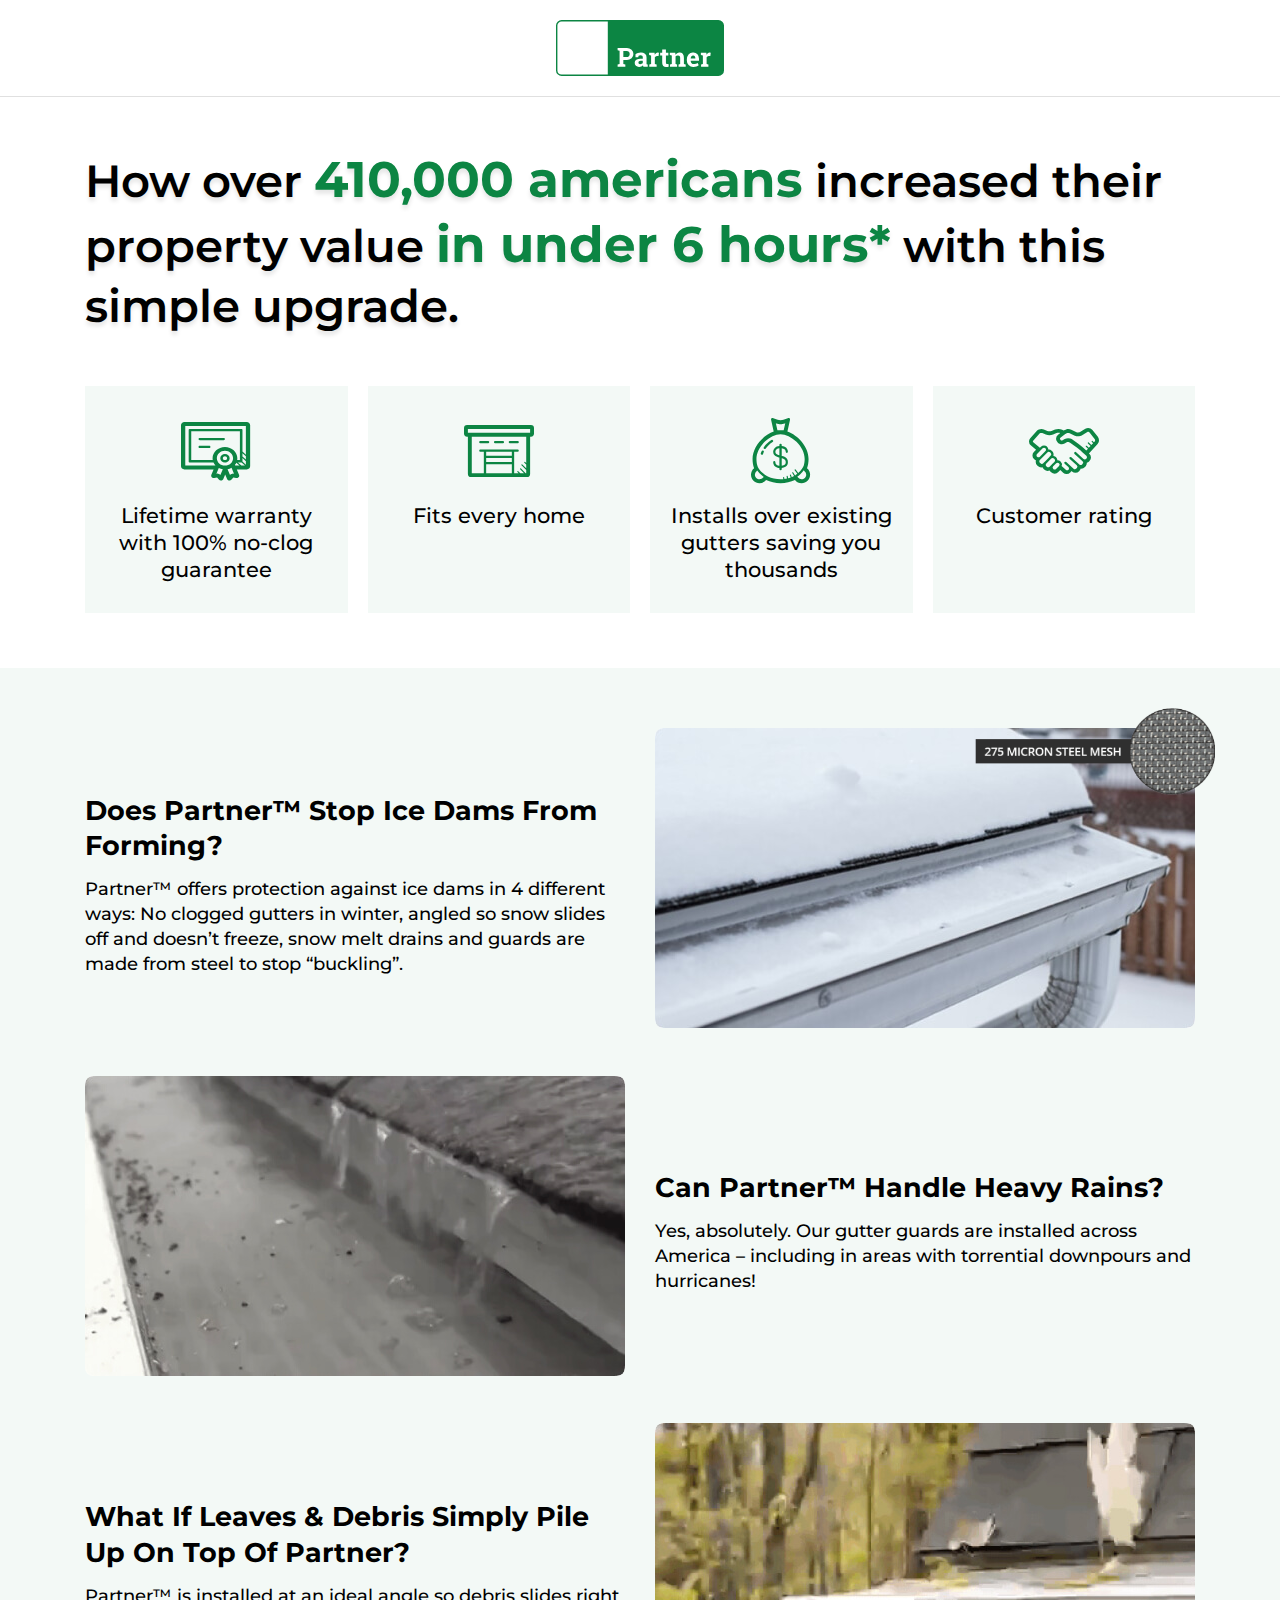
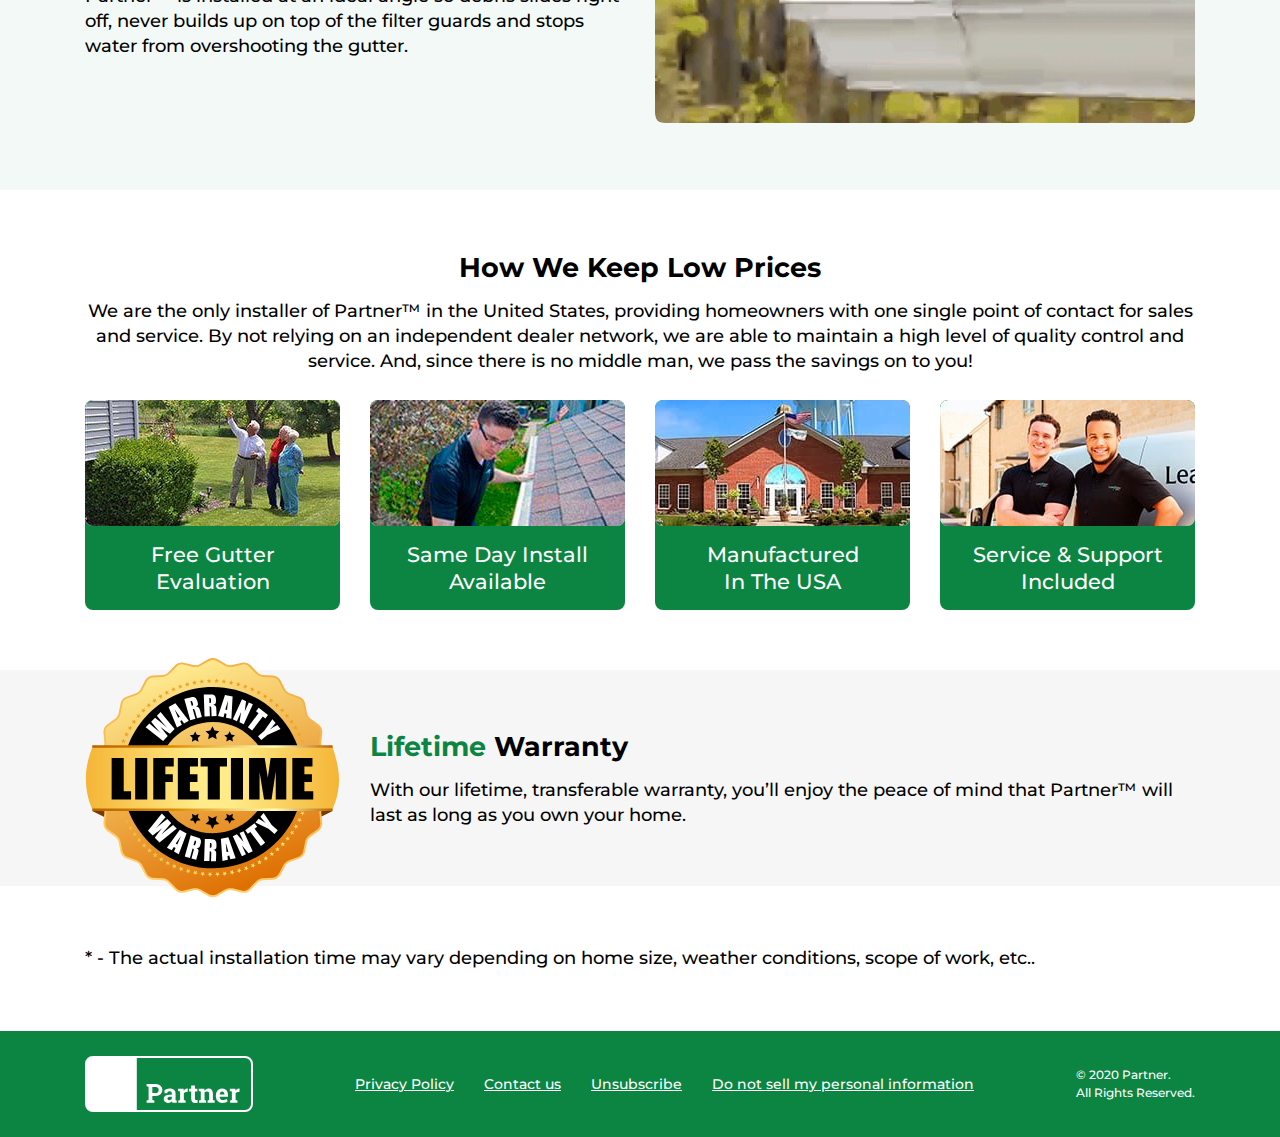
<file: index.html>
<!DOCTYPE html>
<html lang="en" class="html">
<head>
	<meta charset="UTF-8">
	<title>Test work for Frontend (lite)</title>
	<meta name="description" content="How over 410,000 americans increased their property value hours with this simple upgrade">
	<link href="bootstrap-grid.min.css" rel="stylesheet">
	<link href="style.css" rel="stylesheet">
	<meta content="width=device-width, initial-scale=1" name="viewport">
</head>
<body class="body">
<header class="header">
	<div class="container d-flex justify-content-center align-items-center">
		<div class="logo"></div>
	</div>
</header>
<main>
	<section class="sectionOne">
		<div class="container">
			<h1 class="heading heading_1">
				How over <span class="highlight highlight_h1">410,000 americans</span> increased their property value <span class="highlight highlight_h1">in under 6 hours*</span> with this simple upgrade.
			</h1>
			<div class="row">
				<div class="sectionOne__itemsWrap col">
					<div class="sectionOne__item">
						<div class="sectionOne__icon sectionOne__icon_warranty"></div>
						<div class="sectionOne__description">
							Lifetime warranty
							with 100% no-clog guarantee
						</div>
					</div>
					<div class="sectionOne__item order-2 order-md-1">
						<div class="sectionOne__icon sectionOne__icon_fit"></div>
						<div class="sectionOne__description">
							Fits<br class="d-inline d-md-none"> every home
						</div>
					</div>
					<div class="sectionOne__item order-1 order-md-2">
						<div class="sectionOne__icon sectionOne__icon_saving"></div>
						<div class="sectionOne__description">
							Installs over existing gutters saving you thousands
						</div>
					</div>
					<div class="sectionOne__item order-3">
						<div class="sectionOne__icon sectionOne__icon_rating"></div>
						<div class="sectionOne__description">
							<div class="d-block d-md-none">Rating <br> customer rating</div>
							<div class="d-none d-md-block">Customer rating</div>
						</div>
					</div>
				</div>
			</div>
		</div>
	</section>
	<section class="sectionTwo">
		<div class="container">
			<div class="sectionTwo__item row d-flex flex-column flex-md-row">
				<div class="col d-flex flex-column justify-content-center">
					<h2 class="heading heading_2">Does Partner™ Stop Ice Dams From Forming?</h2>
					<p class="p">Partner™ offers protection against ice dams in 4 different ways: No clogged gutters in winter, angled so snow slides off and doesn’t freeze, snow melt drains and guards are made from steel to stop “buckling”.</p>
				</div>
				<div class="col position-relative">
					<img alt="Partner offers protection against ice dams" class="sectionTwo__image sectionTwo__image sectionTwo__imageIce" src="img/image-01.jpg">
					<div class="sectionTwo__fixIcon"></div>
				</div>
			</div>
			<div class="sectionTwo__item row d-flex flex-column flex-md-row">
				<div class="col">
					<img alt="Partner can handle Heavy Rains" class="sectionTwo__image sectionTwo__imageRains" src="img/image-02.jpg">
				</div>
				<div class="col d-flex flex-column justify-content-center order-first order-md-2">
					<h2 class="heading heading_2">Can Partner™ Handle Heavy Rains?</h2>
					<p class="p">Yes, absolutely. Our gutter guards are installed across America – including in areas with torrential downpours and hurricanes!</p>
				</div>
			</div>
			<div class="sectionTwo__item row d-flex flex-column flex-md-row">
				<div class="col d-flex flex-column justify-content-center">
					<h2 class="heading heading_2">What If Leaves & Debris Simply Pile Up On Top Of Partner?</h2>
					<p class="p">Partner™ is installed at an ideal angle so debris slides right off, never builds up on top of the filter guards and stops water from overshooting the gutter.</p>
				</div>
				<div class="col">
					<img alt="Leaves and debris slides right off, never builds up on top of the filter guards" class="sectionTwo__image sectionTwo__imageLeaves" src="img/image-03.jpg">
				</div>
			</div>
		</div>
	</section>
	<section class="sectionThree d-none d-md-block">
		<div class="container">
			<div class="sectionThree__description">
				<h2 class="heading heading_2">How We Keep Low Prices</h2>
				<div>We are the only installer of Partner™ in the United States, providing homeowners with one single point of contact for sales and service. By not relying on an independent dealer network, we are able to maintain a high level of quality control and service. And, since there is no middle man, we pass the savings on to you!</div>
			</div>
			<div class="row sectionThree__itemsWrap">
				<div class="col">
					<div class="sectionThree__item">
						<img alt="Free Gutter Evaluation" class="sectionThree__img" src="img/image-04.jpg">
						<div class="sectionThree__title">Free Gutter Evaluation</div>
					</div>
				</div>
				<div class="col">
					<div class="sectionThree__item">
						<img alt="Same Day Install Available" class="sectionThree__img" src="img/image-05.jpg">
						<div class="sectionThree__title">Same Day Install Available</div>
					</div>
				</div>
				<div class="col">
					<div class="sectionThree__item">
						<img alt="Manufactured In The USA" class="sectionThree__img" src="img/image-06.jpg">
						<div class="sectionThree__title">Manufactured<br> In The USA</div>
					</div>
				</div>
				<div class="col">
					<div class="sectionThree__item">
						<img alt="Service & Support Included" class="sectionThree__img" src="img/image-07.jpg">
						<div class="sectionThree__title">Service & Support Included</div>
					</div>
				</div>
			</div>
		</div>
	</section>
	<section class="sectionFour">
		<div class="container d-flex flex-column flex-md-row sectionFour__ieFix">
			<div class="row">
				<div class="col-md-3 position-relative">
					<div class="sectionFour__iconWarranty"></div>
				</div>
				<div class="sectionFour__warrantyDescription col d-flex justify-content-center flex-column">
					<h2 class="heading heading_2"><span class="highlight">Lifetime</span> Warranty</h2>
					<p class="p">With our lifetime, transferable warranty, you’ll enjoy the peace of mind that Partner™
						will last as long as you own your home.</p>
				</div>
			</div>
		</div>
	</section>
	<div class="sectionFive">
		<div class="container">
			* - The actual installation time may vary depending on home size, weather conditions, scope of work, etc..
		</div>
	</div>
</main>
<footer class="footer">
	<div class="container d-flex justify-content-between flex-column flex-lg-row align-items-center">
		<div class="logo logo_white"></div>
		<nav class="nav d-flex flex-column flex-lg-row align-items-center">
			<a class="nav__link" href="#">Privacy Policy</a>
			<a class="nav__link" href="#">Contact us</a>
			<a class="nav__link" href="#">Unsubscribe</a>
			<a class="nav__link" href="#">Do not sell my personal information</a>
		</nav>
		<div class="copyright">
			© 2020 Partner.<br class="d-none d-lg-inline">
			All Rights Reserved.
		</div>
	</div>
</footer>
</body>
</html>
</file>
<file: style.css>
.html,
.body {
  min-height: 100vh;
}

.body {
  font-family: Montserrat, Helvetica, sans-serif;
  font-size: 18px;
  font-weight: 500;
  line-height: 1.4;
  margin: 0;
}
@media (max-width: 767px) {
  .body {
    font-size: 16px;
    line-height: 1.5;
  }
}

.logo {
  background-image: url("img/logo.svg");
  background-position: center;
  background-repeat: no-repeat;
}
.logo_white {
  background-image: url("img/logo-white.svg");
}
@media (max-width: 767px) {
  .logo {
    height: 50px;
    width: 150px;
  }
}
@media (min-width: 576px) {
  .logo {
    height: 56px;
    width: 168px;
  }
}

.highlight {
  color: #0c8543;
}
.highlight_h1 {
  font-size: 50px;
  font-weight: 700;
}
@media (max-width: 767px) {
  .highlight_h1 {
    font-size: 22px;
  }
}
@media (min-width: 768px) and (max-width: 991px) {
  .highlight_h1 {
    font-size: 40px;
    line-height: 1.05;
  }
}

.heading {
  line-height: 1.3;
  margin-top: 0;
}
.heading_1 {
  font-size: 45px;
  font-weight: 600;
  margin-bottom: 25px;
  text-shadow: 0 4px 4px rgba(0, 0, 0, 0.1);
}
@media (max-width: 767px) {
  .heading_1 {
    font-size: 22px;
    line-height: 1.2;
  }
}
@media (min-width: 768px) and (max-width: 991px) {
  .heading_1 {
    font-size: 36px;
    line-height: 1.2;
  }
}
.heading_2 {
  font-size: 27px;
  font-weight: bold;
  margin-bottom: 14px;
}
@media (max-width: 767px) {
  .heading_2 {
    font-size: 20px;
    line-height: 26px;
    margin-bottom: 16px;
  }
}
@media (min-width: 576px) and (max-width: 991px) {
  .heading_2 {
    font-size: 24px;
    line-height: 28px;
  }
}

.p {
  margin: 0 0 19px;
}

.text-center {
  text-align: center;
}

.header {
  border-bottom: 1px #e0e0e0 solid;
}
@media (max-width: 767px) {
  .header {
    padding: 10px;
  }
}
@media (min-width: 576px) {
  .header {
    padding: 20px;
  }
}

.sectionOne {
  padding: 50px 0 55px;
}
@media (max-width: 767px) {
  .sectionOne {
    padding: 25px 0 35px;
  }
}
.sectionOne__itemsWrap {
  display: grid;
}
@media (min-width: 992px) {
  .sectionOne__itemsWrap {
    grid-gap: 20px;
    grid-template-columns: repeat(auto-fit, minmax(calc(16% - 16px), 1fr));
    margin-top: 25px;
  }
}
@media (min-width: 768px) and (max-width: 991px) {
  .sectionOne__itemsWrap {
    grid-gap: 14px;
    grid-template-columns: repeat(auto-fit, minmax(calc(33.33% - 14px), 1fr));
    margin-top: 15px;
  }
}
@media (max-width: 767px) {
  .sectionOne__itemsWrap {
    grid-gap: 8px;
    grid-template-columns: repeat(auto-fit, minmax(calc(50% - 4px), 1fr));
  }
}
.sectionOne__item {
  align-items: center;
  background: #f3f9f6;
  display: flex;
  flex-direction: column;
  flex-wrap: wrap;
  padding: 30px 18px;
}
@media (max-width: 767px) {
  .sectionOne__item {
    border-radius: 8px;
    padding: 20px 16px;
  }
}
.sectionOne__icon {
  background-repeat: no-repeat;
  background-size: contain;
  margin-bottom: 16px;
}
@media (max-width: 767px) {
  .sectionOne__icon {
    height: 60px;
    width: 60px;
  }
}
@media (min-width: 576px) {
  .sectionOne__icon {
    height: 70px;
    width: 70px;
  }
}
.sectionOne__icon_warranty {
  background-image: url("img/icon-1.svg");
}
.sectionOne__icon_fit {
  background-image: url("img/icon-2.svg");
}
.sectionOne__icon_saving {
  background-image: url("img/icon-3.svg");
}
.sectionOne__icon_rating {
  background-image: url("img/icon-4.svg");
}
.sectionOne__description {
  font-size: 21px;
  line-height: 1.3;
  text-align: center;
}
@media (max-width: 767px) {
  .sectionOne__description {
    font-size: 16px;
    line-height: 20.8px;
  }
}
@media (min-width: 768px) and (max-width: 991px) {
  .sectionOne__description {
    font-size: 19px;
    line-height: 1.2;
  }
}

.sectionTwo {
  background: #f3f9f6;
  padding: 20px 0;
}
@media (max-width: 767px) {
  .sectionTwo {
    padding: 5px 0;
  }
}
.sectionTwo__item {
  margin-bottom: 40px;
  margin-top: 40px;
}
@media (max-width: 767px) {
  .sectionTwo__item {
    margin-bottom: 30px;
    margin-top: 30px;
  }
  .sectionTwo__item .col {
    flex: 1 1 auto;
  }
}
@media (min-width: 992px) {
  .sectionTwo .heading_2 {
    margin-top: 25px;
  }
}
.sectionTwo__fixIcon {
  background: url("img/fix-icon.png") center no-repeat;
  background-size: contain;
  height: 87px;
  position: absolute;
  width: 240px;
}
@media (max-width: 991px) {
  .sectionTwo__fixIcon {
    height: 73px;
    right: 24px;
    top: 10px;
    width: 200px;
  }
}
@media (min-width: 768px) {
  .sectionTwo__fixIcon {
    right: -5px;
    top: -20px;
  }
}
.sectionTwo__image {
  border-radius: 8px;
  height: auto;
  width: 100%;
}

.sectionThree {
  padding: 60px 0;
}
.sectionThree__description {
  text-align: center;
}
.sectionThree__itemsWrap {
  margin-top: 25px;
}
.sectionThree__item {
  background: #0c8543;
  border-radius: 8px;
  display: flex;
  flex-direction: column;
  overflow: hidden;
}
@media (max-width: 991px) {
  .sectionThree__item {
    height: 145px;
  }
}
@media (min-width: 992px) and (max-width: 1199px) {
  .sectionThree__item {
    height: 170px;
  }
}
.sectionThree__title {
  color: #fff;
  font-size: 21px;
  line-height: 1.3;
  margin: auto;
  padding: 15px 10px;
  text-align: center;
}
@media (max-width: 991px) {
  .sectionThree__title {
    font-size: 14px;
    line-height: 18px;
  }
}
@media (min-width: 992px) and (max-width: 1199px) {
  .sectionThree__title {
    font-size: 16px;
    line-height: 21px;
  }
}
.sectionThree__img {
  border-radius: 8px;
  height: auto;
  width: 100%;
}

.sectionFour {
  background: #f6f6f6;
}
.sectionFour__iconWarranty {
  background: url("img/icon-5.svg") center no-repeat;
  background-size: contain;
}
@media (min-width: 768px) {
  .sectionFour__iconWarranty {
    padding-top: 84%;
    position: absolute;
    top: 50%;
    transform: translateY(-50%);
    width: calc(100% - 30px);
  }
}
@media (max-width: 767px) {
  .sectionFour__iconWarranty {
    height: 160px;
    margin: 0 auto 20px;
    width: 170px;
  }
}
.sectionFour__warrantyDescription {
  margin-top: 20px;
  text-align: center;
}
@media (min-width: 768px) {
  .sectionFour__warrantyDescription {
    text-align: left;
  }
}
@media (max-width: 767px) {
  .sectionFour {
    padding: 35px 0 15px;
  }
}
@media (min-width: 768px) {
  .sectionFour .container {
    height: 216px;
  }
}

.sectionFive {
  padding: 60px 0;
  text-align: center;
}
@media (min-width: 768px) {
  .sectionFive .container {
    text-align: left;
  }
}
@media (max-width: 767px) {
  .sectionFive {
    padding: 36px 0 34px;
  }
}

.footer {
  background: #0c8543;
  color: #fff;
  padding: 25px 0;
}
.footer .nav__link {
  color: #fff;
  font-size: 14px;
  text-align: center;
  text-decoration: underline;
}
@media (min-width: 992px) {
  .footer .nav__link:not(:last-of-type) {
    margin-right: 30px;
  }
}
@media (max-width: 991px) {
  .footer .nav__link:not(:last-of-type) {
    margin-bottom: 9px;
  }
}
@media (max-width: 991px) {
  .footer .nav {
    margin: 20px 0;
  }
}
.footer .copyright {
  font-size: 12px;
  line-height: 18px;
}

@font-face {
  font-family: "Montserrat";
  src: url("font/Montserrat-Medium.woff2") format("woff2"), url("font/Montserrat-Medium.woff") format("woff");
  font-weight: 500;
  font-style: normal;
  font-display: swap;
}
@font-face {
  font-family: "Montserrat";
  src: url("font/Montserrat-SemiBold.woff2") format("woff2"), url("font/Montserrat-SemiBold.woff") format("woff");
  font-weight: 600;
  font-style: normal;
  font-display: swap;
}
@font-face {
  font-family: "Montserrat";
  src: url("font/Montserrat-Bold.woff2") format("woff2"), url("font/Montserrat-Bold.woff") format("woff");
  font-weight: bold;
  font-style: normal;
  font-display: swap;
}
@media screen and (-ms-high-contrast: none) {
  .sectionOne__description {
    max-width: 100%;
  }
  .sectionOne__itemsWrap {
    display: flex;
    flex-wrap: wrap;
    margin-bottom: -20px;
    padding: 0 5px;
  }
  .sectionOne__item {
    margin: 0 10px 20px;
  }

  .sectionFour__ieFix .row {
    flex-grow: 1;
  }
}
@media screen and (-ms-high-contrast: none) and (max-width: 767px) {
  .sectionOne__itemsWrap {
    margin-bottom: -8px;
    padding: 0 11px;
  }
  .sectionOne__item {
    margin: 0 4px 8px;
    width: calc(50% - 8px);
  }
}
@media screen and (-ms-high-contrast: none) and (min-width: 768px) and (max-width: 991px) {
  .sectionOne__item {
    flex-basis: 42.1%;
    margin: 0 10px 20px;
  }

  .sectionThree__img {
    height: 74px;
  }
}
@media screen and (-ms-high-contrast: none) and (min-width: 992px) and (max-width: 1199px) {
  .sectionThree__img {
    height: 104px;
  }
}
@media screen and (-ms-high-contrast: none) and (min-width: 992px) {
  .sectionOne__itemsWrap {
    flex-wrap: nowrap;
  }
  .sectionOne__item {
    flex-basis: 50%;
  }
}
</file>
